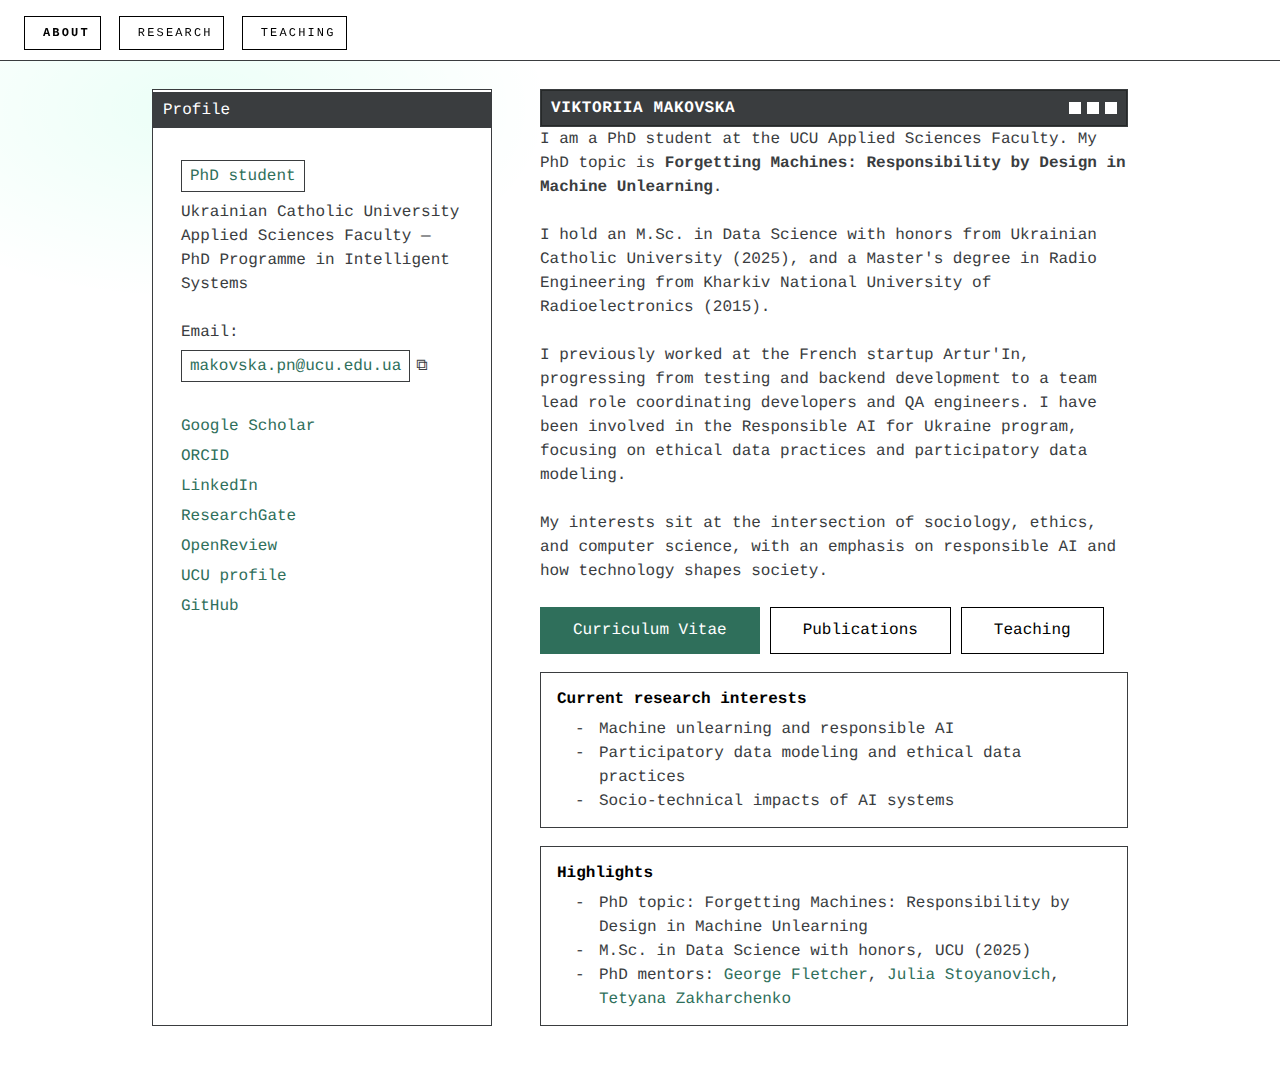
<file: index.html>
<!DOCTYPE html>
<html lang="en">
<head>
  <meta charset="UTF-8" />
  <meta http-equiv="refresh" content="0; url=about/" />
  <link rel="canonical" href="about/" />
  <meta name="viewport" content="width=device-width, initial-scale=1.0" />
  <title>Viktoriia Makovska</title>
</head>
<body></body>
</html>
</file>
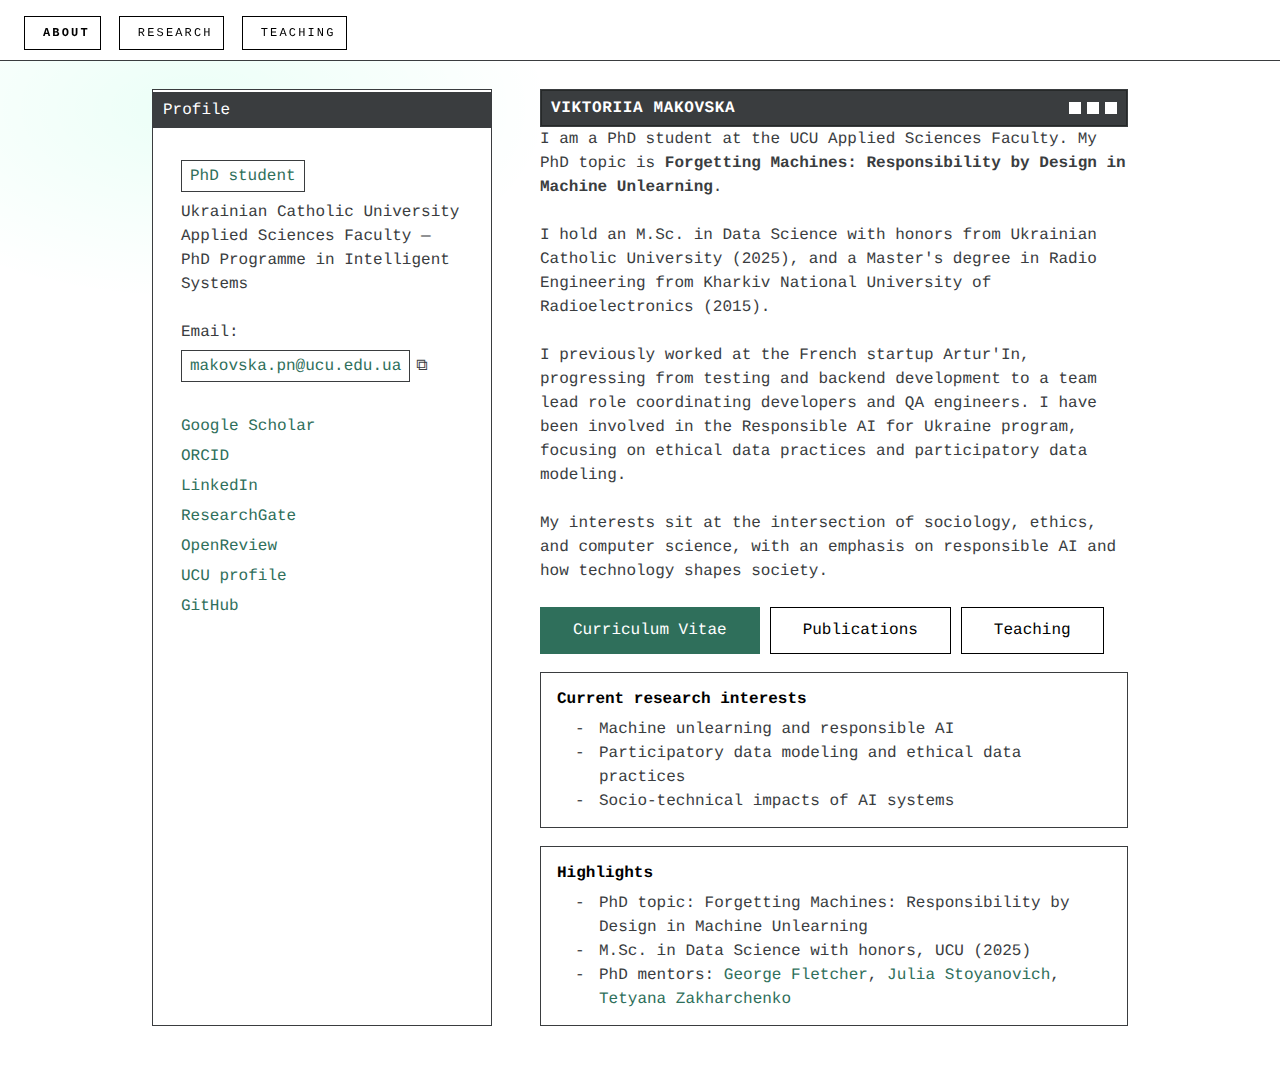
<file: about/index.html>
<!DOCTYPE html>
<html lang="en">
<head>
  <meta charset="UTF-8" />
  <meta name="viewport" content="width=device-width, initial-scale=1.0" />
  <title>Viktoriia Makovska</title>
  <link rel="preconnect" href="https://fonts.googleapis.com">
  <link rel="preconnect" href="https://fonts.gstatic.com" crossorigin>
  <link href="https://fonts.googleapis.com/css2?family=IBM+Plex+Mono:wght@400;500;600&display=swap" rel="stylesheet">
  <base href="../">
  <link rel="stylesheet" href="assets/css/terminal.css">
  <link rel="stylesheet" href="assets/css/style.css">
</head>
<body class="terminal">
  <div class="page-shell">
    <header class="top-header">
      <nav class="nav-bar">
        <a class="nav-item btn btn-ghost active" href="about/" target="_blank" rel="noopener">
          <svg viewBox="0 0 24 24" aria-hidden="true"><path d="M12 2a6 6 0 0 1 6 6c0 2.2-1.2 4.1-3 5.1A8.5 8.5 0 0 1 20 21H4a8.5 8.5 0 0 1 5-7.9A6 6 0 0 1 12 2Zm0 2a4 4 0 1 0 0 8 4 4 0 0 0 0-8Z"/></svg>
          About
        </a>
        <a class="nav-item btn btn-ghost" href="research/" target="_blank" rel="noopener">
          <svg viewBox="0 0 24 24" aria-hidden="true"><path d="M5 3h9l5 5v13a1 1 0 0 1-1 1H5a1 1 0 0 1-1-1V4a1 1 0 0 1 1-1Zm8 1v4h4"/></svg>
          Research
        </a>
        <a class="nav-item btn btn-ghost" href="teaching/" target="_blank" rel="noopener">
          <svg viewBox="0 0 24 24" aria-hidden="true"><path d="M12 3 1 9l11 6 9-4.9V17h2V9L12 3Zm0 13-8-4.3V17h16v-5.3L12 16Z"/></svg>
          Teaching
        </a>
      </nav>
    </header>

    <main class="content">
      <div class="about-grid">
        <aside class="profile-card terminal-card">
          <header>Profile</header>
          <div class="contact-block">
            <div class="badge">PhD student</div>
            <p>Ukrainian Catholic University Applied Sciences Faculty — PhD Programme in Intelligent Systems</p>
            <p>Email: <span class="badge copyable" data-copy="makovska.pn@ucu.edu.ua">makovska.pn@ucu.edu.ua</span><span class="copy-icon copyable" data-copy="makovska.pn@ucu.edu.ua" data-copy-role="icon" aria-hidden="true">⧉</span></p>
            <div class="socials">
              <a class="social-link" href="https://scholar.google.com/citations?user=UUR3TbAAAAAJ&hl=uk" target="_blank" rel="noopener">
                <span>Google Scholar</span>
              </a>
              <a class="social-link" href="https://orcid.org/0009-0003-7622-9143" target="_blank" rel="noopener">
                <span>ORCID</span>
              </a>
              <a class="social-link" href="https://www.linkedin.com/in/victoriadiachenko/" target="_blank" rel="noopener">
                <span>LinkedIn</span>
              </a>
              <a class="social-link" href="https://www.researchgate.net/profile/Viktoriia-Makovska" target="_blank" rel="noopener">
                <span>ResearchGate</span>
              </a>
              <a class="social-link" href="https://openreview.net/profile?id=%7EViktoriia_Makovska1" target="_blank" rel="noopener">
                <span>OpenReview</span>
              </a>
              <a class="social-link" href="https://apps.ucu.edu.ua/en/teachers/viktoriia-makovska/" target="_blank" rel="noopener">
                <span>UCU profile</span>
              </a>
              <a class="social-link" href="https://github.com/makovska" target="_blank" rel="noopener">
                <span>GitHub</span>
              </a>
            </div>
          </div>
        </aside>

        <section class="about-copy">
          <div class="title-bar" role="presentation">
            <div class="title-bar-text">Viktoriia Makovska</div>
            <div class="title-bar-controls" aria-hidden="true">
              <button type="button" aria-label="Minimize"></button>
              <button type="button" aria-label="Maximize"></button>
              <button type="button" aria-label="Close"></button>
            </div>
          </div>
          <p>
            I am a PhD student at the UCU Applied Sciences Faculty. My PhD topic is
            <strong>Forgetting Machines: Responsibility by Design in Machine Unlearning</strong>.
          </p>
          <p>
            I hold an M.Sc. in Data Science with honors from Ukrainian Catholic University (2025),
            and a Master's degree in Radio Engineering from Kharkiv National University of Radioelectronics (2015).
          </p>
          <p>
            I previously worked at the French startup Artur'In, progressing from testing and backend development
            to a team lead role coordinating developers and QA engineers. I have been involved in the
            Responsible AI for Ukraine program, focusing on ethical data practices and participatory data modeling.
          </p>
          <p>
            My interests sit at the intersection of sociology, ethics, and computer science, with an emphasis on
            responsible AI and how technology shapes society.
          </p>

          <div class="actions">
            <a class="btn btn-primary" href="assets/cv/viktoriia_makovska_cv.pdf" target="_blank" rel="noopener">Curriculum Vitae</a>
            <a class="btn btn-ghost btn-accent" href="research/" target="_blank" rel="noopener">Publications</a>
            <a class="btn btn-ghost btn-accent" href="teaching/" target="_blank" rel="noopener">Teaching</a>
          </div>

          <div class="section-card">
            <h3>Current research interests</h3>
            <ul>
              <li>Machine unlearning and responsible AI</li>
              <li>Participatory data modeling and ethical data practices</li>
              <li>Socio-technical impacts of AI systems</li>
            </ul>
          </div>

          <div class="section-card">
            <h3>Highlights</h3>
            <ul>
              <li>PhD topic: Forgetting Machines: Responsibility by Design in Machine Unlearning</li>
              <li>M.Sc. in Data Science with honors, UCU (2025)</li>
              <li>PhD mentors: <a href="https://gfletche.win.tue.nl/" target="_blank" rel="noopener">George Fletcher</a>, <a href="https://stoyanovich.org/" target="_blank" rel="noopener">Julia Stoyanovich</a>, <a href="https://apps.ucu.edu.ua/en/teachers/tetyana-zakharchenko/" target="_blank" rel="noopener">Tetyana Zakharchenko</a></li>
            </ul>
          </div>

        </section>
      </div>
    </main>
  </div>
  <script src="assets/js/copy.js"></script>
</body>
</html>
</file>
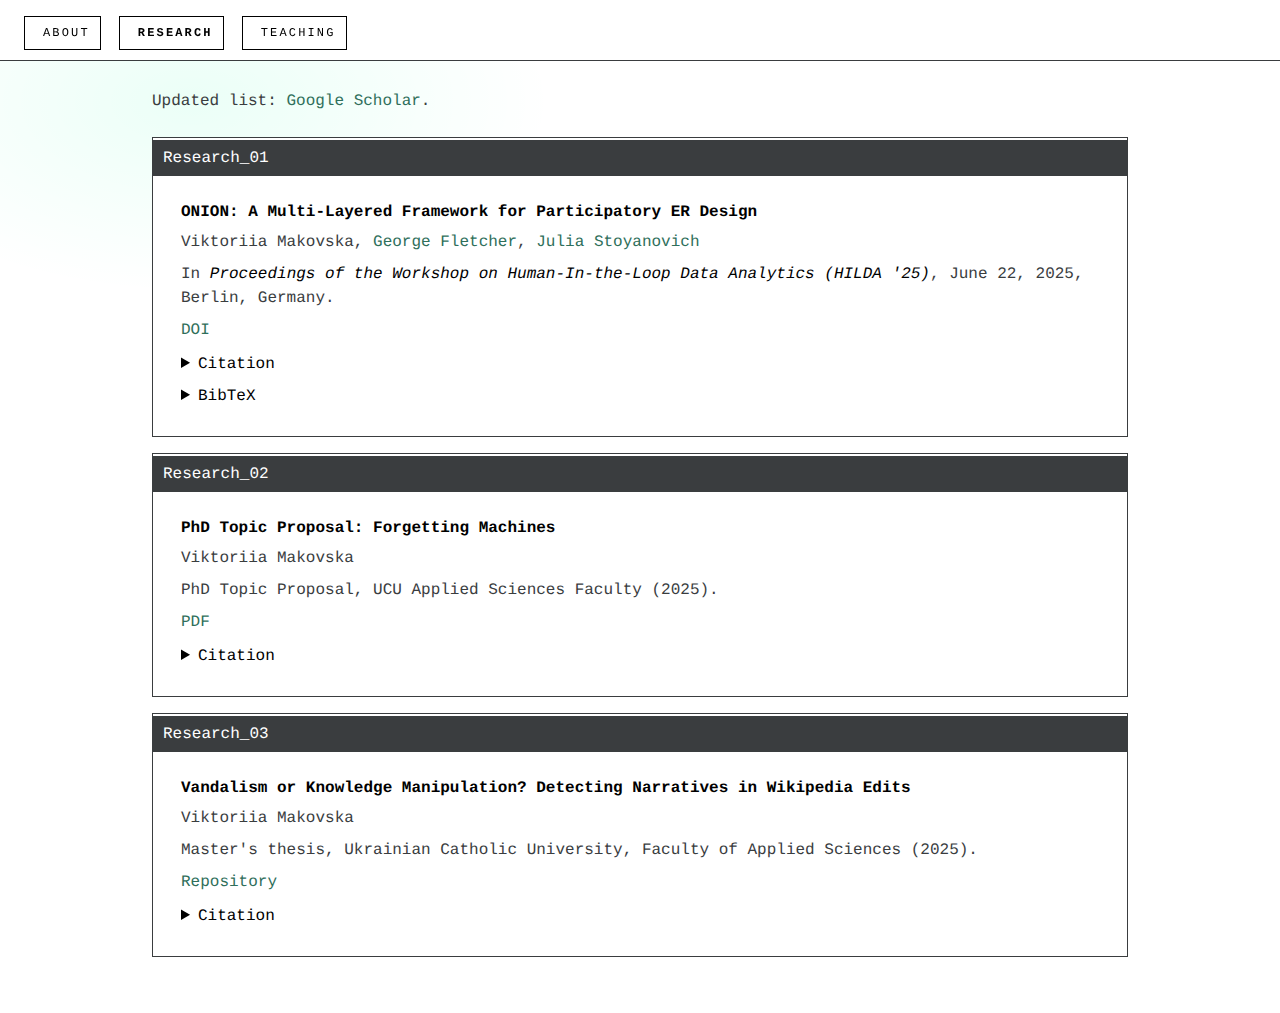
<file: research/index.html>
<!DOCTYPE html>
<html lang="en">
<head>
  <meta charset="UTF-8" />
  <meta name="viewport" content="width=device-width, initial-scale=1.0" />
  <title>Research · Viktoriia Makovska</title>
  <link rel="preconnect" href="https://fonts.googleapis.com">
  <link rel="preconnect" href="https://fonts.gstatic.com" crossorigin>
  <link href="https://fonts.googleapis.com/css2?family=IBM+Plex+Mono:wght@400;500;600&display=swap" rel="stylesheet">
  <base href="../">
  <link rel="stylesheet" href="assets/css/terminal.css">
  <link rel="stylesheet" href="assets/css/style.css">
</head>
<body class="terminal">
  <div class="page-shell">
    <header class="top-header">
      <nav class="nav-bar">
        <a class="nav-item btn btn-ghost" href="about/" target="_blank" rel="noopener">
          <svg viewBox="0 0 24 24" aria-hidden="true"><path d="M12 2a6 6 0 0 1 6 6c0 2.2-1.2 4.1-3 5.1A8.5 8.5 0 0 1 20 21H4a8.5 8.5 0 0 1 5-7.9A6 6 0 0 1 12 2Zm0 2a4 4 0 1 0 0 8 4 4 0 0 0 0-8Z"/></svg>
          About
        </a>
        <a class="nav-item btn btn-ghost active" href="research/" target="_blank" rel="noopener">
          <svg viewBox="0 0 24 24" aria-hidden="true"><path d="M5 3h9l5 5v13a1 1 0 0 1-1 1H5a1 1 0 0 1-1-1V4a1 1 0 0 1 1-1Zm8 1v4h4"/></svg>
          Research
        </a>
        <a class="nav-item btn btn-ghost" href="teaching/" target="_blank" rel="noopener">
          <svg viewBox="0 0 24 24" aria-hidden="true"><path d="M12 3 1 9l11 6 9-4.9V17h2V9L12 3Zm0 13-8-4.3V17h16v-5.3L12 16Z"/></svg>
          Teaching
        </a>
      </nav>
    </header>

    <main class="content">
      <p class="footer-note">
        Updated list: <a href="https://scholar.google.com/citations?user=UUR3TbAAAAAJ&hl=uk" target="_blank" rel="noopener">Google Scholar</a>.
      </p>

      <div class="research-items">
        <article class="research-item terminal-card">
          <header>Research_01</header>
          <div class="research-item-content card-body">
            <h4 class="paper-title">ONION: A Multi-Layered Framework for Participatory ER Design</h4>
            <p class="paper-authors">
              Viktoriia Makovska, <a href="https://gfletche.win.tue.nl/" target="_blank" rel="noopener">George Fletcher</a>,
              <a href="https://stoyanovich.org/" target="_blank" rel="noopener">Julia Stoyanovich</a>
            </p>
            <p class="paper-venue">
              In <em>Proceedings of the Workshop on Human-In-the-Loop Data Analytics (HILDA '25)</em>,
              June 22, 2025, Berlin, Germany.
            </p>
            <div class="paper-links">
              <a class="paper-link" href="https://dl.acm.org/doi/10.1145/3736733.3736736" target="_blank" rel="noopener">DOI</a>
            </div>
            <details class="paper-details">
              <summary>Citation</summary>
              <div class="copy-row">
                <button class="btn btn-ghost btn-small" data-copy-target="cite-onion">Copy citation</button>
              </div>
              <pre class="paper-citation" id="cite-onion">Makovska, V., Fletcher, G., &amp; Stoyanovich, J. (2025). ONION: A Multi-Layered Framework for Participatory ER Design. In Proceedings of the Workshop on Human-In-the-Loop Data Analytics (HILDA '25). https://doi.org/10.1145/3736733.3736736</pre>
            </details>
            <details class="paper-details">
              <summary>BibTeX</summary>
              <div class="copy-row">
                <button class="btn btn-ghost btn-small" data-copy-target="bib-onion">Copy BibTeX</button>
              </div>
              <pre class="paper-citation" id="bib-onion">@inproceedings{Makovska2025ONION,\n  author = {Makovska, Viktoriia and Fletcher, George and Stoyanovich, Julia},\n  title = {ONION: A Multi-Layered Framework for Participatory ER Design},\n  booktitle = {Proceedings of the Workshop on Human-In-the-Loop Data Analytics (HILDA '25)},\n  year = {2025},\n  doi = {10.1145/3736733.3736736}\n}</pre>
            </details>
          </div>
        </article>

        <article class="research-item terminal-card">
          <header>Research_02</header>
          <div class="research-item-content card-body">
            <h4 class="paper-title">PhD Topic Proposal: Forgetting Machines</h4>
            <p class="paper-authors">Viktoriia Makovska</p>
            <p class="paper-venue">PhD Topic Proposal, UCU Applied Sciences Faculty (2025).</p>
            <div class="paper-links">
              <a class="paper-link" href="https://apps.ucu.edu.ua/wp-content/uploads/2025/11/PhD_Topic_Proposal_Forgetting_Machines-1Makovska.pdf" target="_blank" rel="noopener">PDF</a>
            </div>
            <details class="paper-details">
              <summary>Citation</summary>
              <div class="copy-row">
                <button class="btn btn-ghost btn-small" data-copy-target="cite-phd-proposal">Copy citation</button>
              </div>
              <pre class="paper-citation" id="cite-phd-proposal">Makovska, V. (2025). PhD Topic Proposal: Forgetting Machines. Ukrainian Catholic University.</pre>
            </details>
          </div>
        </article>

        <article class="research-item terminal-card">
          <header>Research_03</header>
          <div class="research-item-content card-body">
            <h4 class="paper-title">Vandalism or Knowledge Manipulation? Detecting Narratives in Wikipedia Edits</h4>
            <p class="paper-authors">Viktoriia Makovska</p>
            <p class="paper-venue">Master's thesis, Ukrainian Catholic University, Faculty of Applied Sciences (2025).</p>
            <div class="paper-links">
              <a class="paper-link" href="https://er.ucu.edu.ua/items/40a7f801-0ecb-4c80-98d4-2257c1462f82" target="_blank" rel="noopener">Repository</a>
            </div>
            <details class="paper-details">
              <summary>Citation</summary>
              <div class="copy-row">
                <button class="btn btn-ghost btn-small" data-copy-target="cite-masters-thesis">Copy citation</button>
              </div>
              <pre class="paper-citation" id="cite-masters-thesis">Makovska, V. (2025). Vandalism or Knowledge Manipulation? Detecting Narratives in Wikipedia Edits (Master's thesis). Ukrainian Catholic University.</pre>
            </details>
          </div>
        </article>
      </div>

    </main>
  </div>
  <script src="assets/js/copy.js"></script>
</body>
</html>
</file>
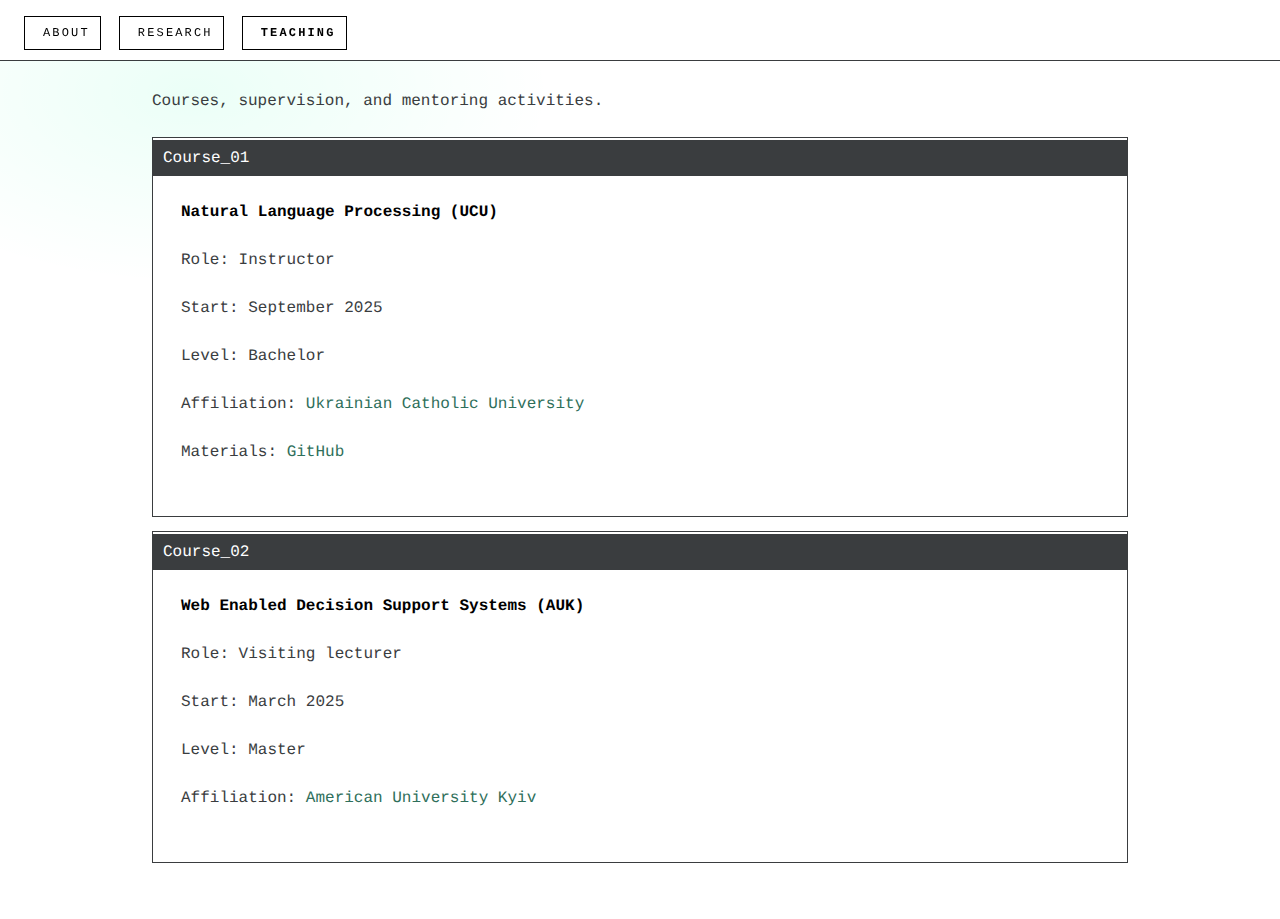
<file: teaching/index.html>
<!DOCTYPE html>
<html lang="en">
<head>
  <meta charset="UTF-8" />
  <meta name="viewport" content="width=device-width, initial-scale=1.0" />
  <title>Teaching · Viktoriia Makovska</title>
  <link rel="preconnect" href="https://fonts.googleapis.com">
  <link rel="preconnect" href="https://fonts.gstatic.com" crossorigin>
  <link href="https://fonts.googleapis.com/css2?family=IBM+Plex+Mono:wght@400;500;600&display=swap" rel="stylesheet">
  <base href="../">
  <link rel="stylesheet" href="assets/css/terminal.css">
  <link rel="stylesheet" href="assets/css/style.css">
</head>
<body class="terminal">
  <div class="page-shell">
    <header class="top-header">
      <nav class="nav-bar">
        <a class="nav-item btn btn-ghost" href="about/" target="_blank" rel="noopener">
          <svg viewBox="0 0 24 24" aria-hidden="true"><path d="M12 2a6 6 0 0 1 6 6c0 2.2-1.2 4.1-3 5.1A8.5 8.5 0 0 1 20 21H4a8.5 8.5 0 0 1 5-7.9A6 6 0 0 1 12 2Zm0 2a4 4 0 1 0 0 8 4 4 0 0 0 0-8Z"/></svg>
          About
        </a>
        <a class="nav-item btn btn-ghost" href="research/" target="_blank" rel="noopener">
          <svg viewBox="0 0 24 24" aria-hidden="true"><path d="M5 3h9l5 5v13a1 1 0 0 1-1 1H5a1 1 0 0 1-1-1V4a1 1 0 0 1 1-1Zm8 1v4h4"/></svg>
          Research
        </a>
        <a class="nav-item btn btn-ghost active" href="teaching/" target="_blank" rel="noopener">
          <svg viewBox="0 0 24 24" aria-hidden="true"><path d="M12 3 1 9l11 6 9-4.9V17h2V9L12 3Zm0 13-8-4.3V17h16v-5.3L12 16Z"/></svg>
          Teaching
        </a>
      </nav>
    </header>

    <main class="content">
      <p class="footer-note">Courses, supervision, and mentoring activities.</p>

      <div class="list-grid">
        <article class="list-item terminal-card">
          <header>Course_01</header>
          <div class="card-body">
            <h4>Natural Language Processing (UCU)</h4>
            <p>Role: Instructor</p>
            <p>Start: September 2025</p>
            <p>Level: Bachelor</p>
            <p>Affiliation: <a href="https://apps.ucu.edu.ua/en" target="_blank" rel="noopener">Ukrainian Catholic University</a></p>
            <p>Materials: <a href="https://github.com/robinhad/ucu-nlp-course" target="_blank" rel="noopener">GitHub</a></p>
          </div>
        </article>
        <article class="list-item terminal-card">
          <header>Course_02</header>
          <div class="card-body">
            <h4>Web Enabled Decision Support Systems (AUK)</h4>
            <p>Role: Visiting lecturer</p>
            <p>Start: March 2025</p>
            <p>Level: Master</p>
            <p>Affiliation: <a href="https://auk.edu.ua/" target="_blank" rel="noopener">American University Kyiv</a></p>
          </div>
        </article>
      </div>
    </main>
  </div>
</body>
</html>
</file>
